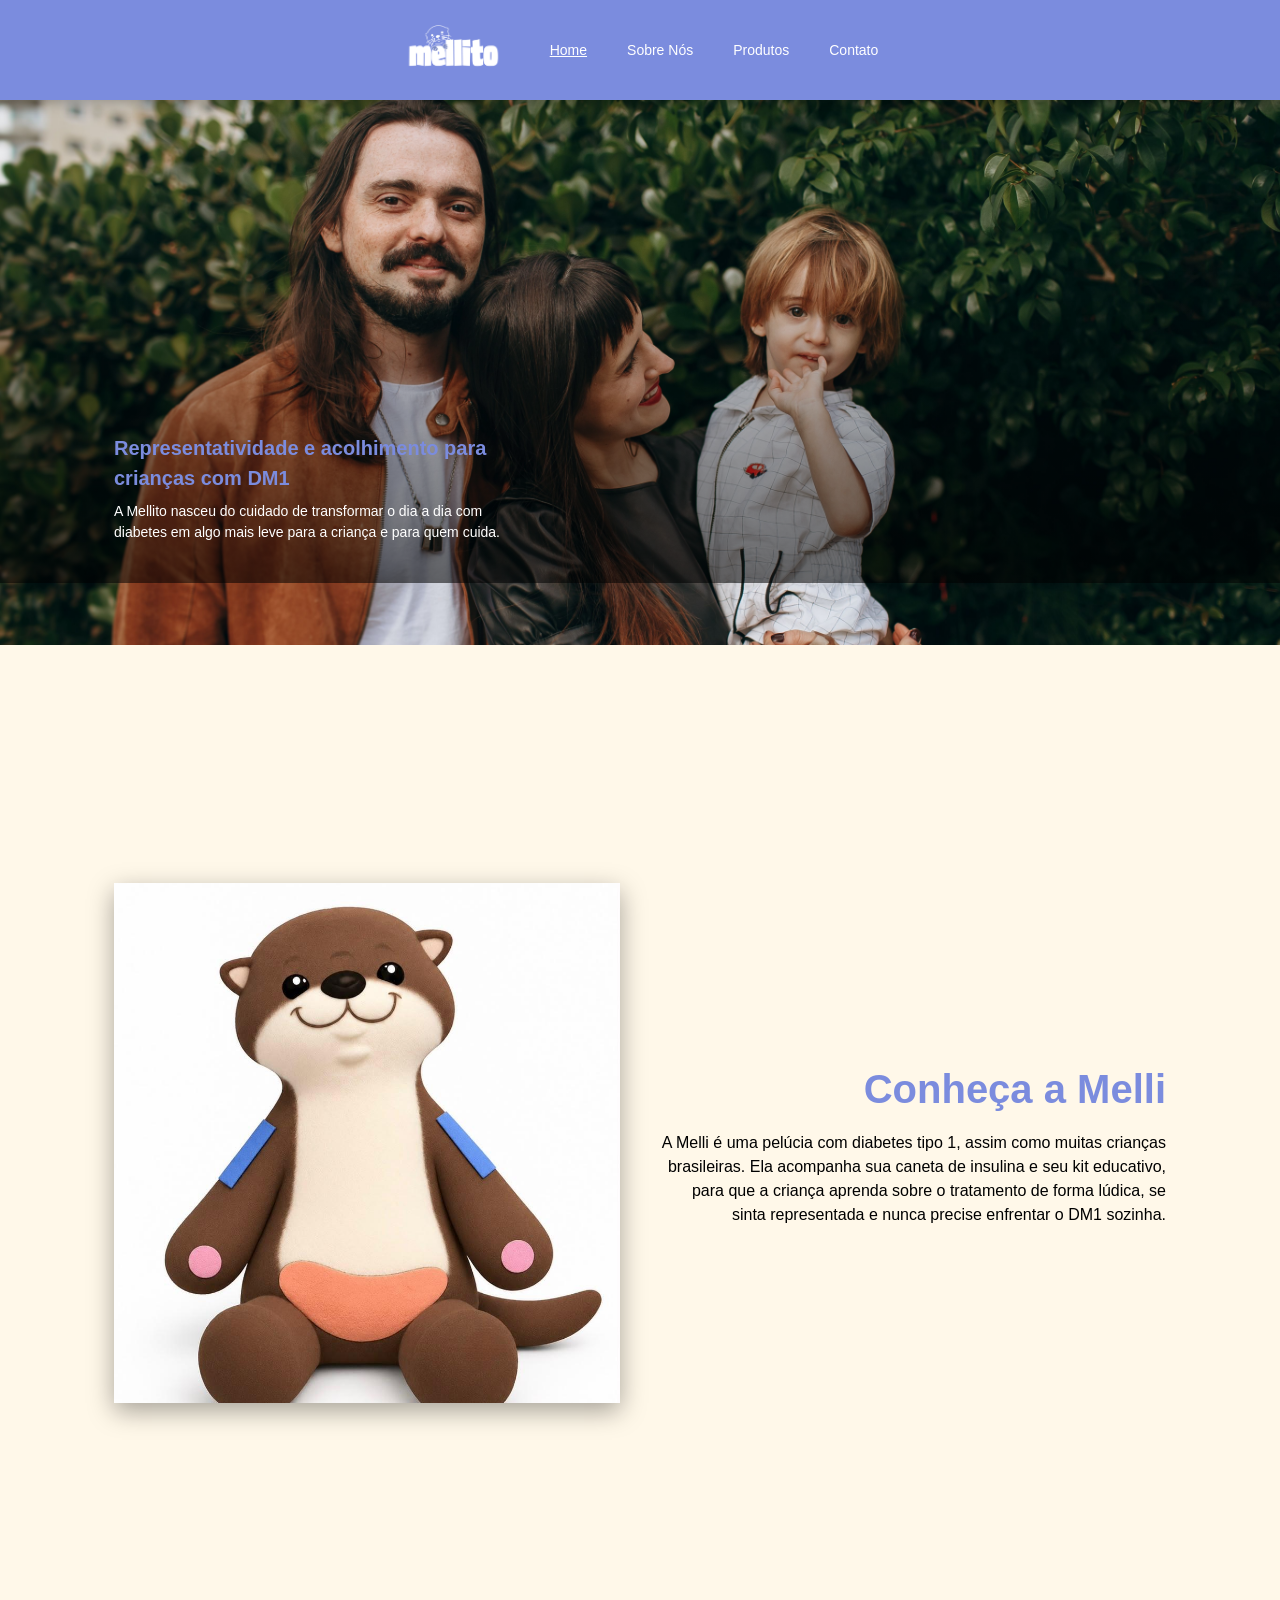
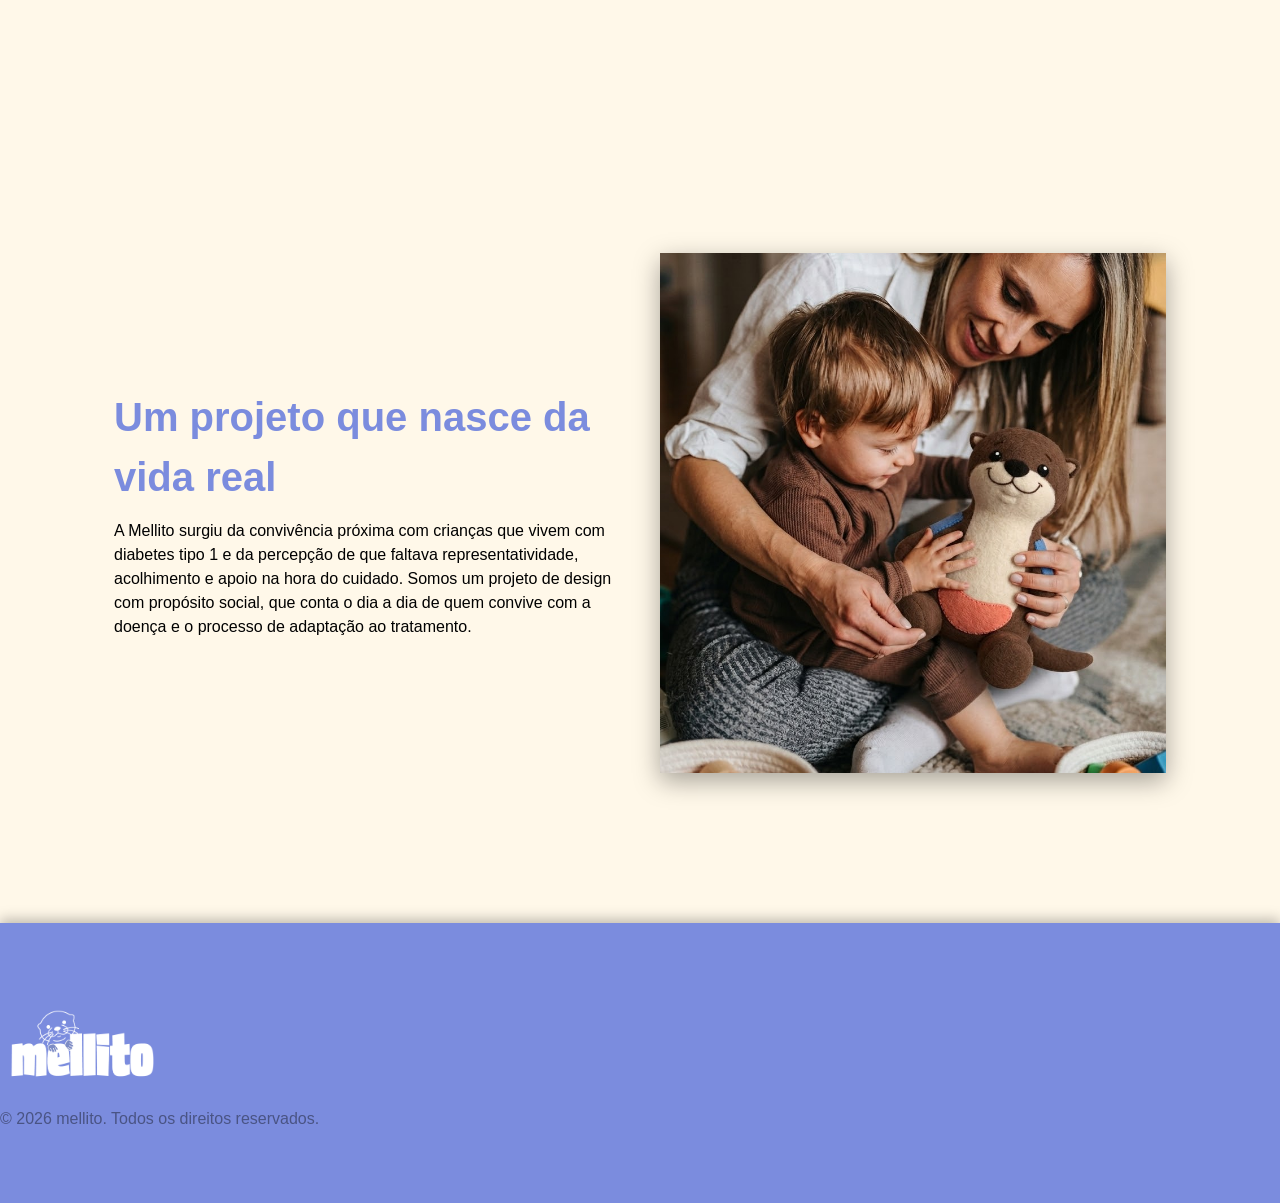
<file: index.html>
<!DOCTYPE html>
<html lang="pt-BR">

<head>
  <meta charset="UTF-8">
  <meta name="viewport" content="width=device-width, initial-scale=1">
  <title>Mellito | Home</title>
  <link rel="preconnect" href="https://fonts.googleapis.com">
  <link rel="preconnect" href="https://fonts.gstatic.com" crossorigin>
  <link href="https://fonts.googleapis.com/css2?family=Jost:ital,wght@0,100..900;1,100..900&display=swap"
    rel="stylesheet">
  <link rel="stylesheet" href="css/style.css">
</head>

<body>
  <!-- Cabeçalho -->
  <header class="cabecalho">
    <a class="cabecalho__logo" href="index.html"><img src="img/mellito logo.png" alt="Mellito"></a>
    <nav class="menu">
      <a class="menu__link menu__link--ativo" href="index.html">Home</a>
      <a class="menu__link" href="sobre-nos.html">Sobre Nós</a>
      <a class="menu__link" href="produtos.html">Produtos</a>
      <a class="menu__link" href="contato.html">Contato</a>
    </nav>
  </header>

  <main>
    <!-- Hero -->
    <section class="hero">
      <img class="hero__imagem" src="img/familia header.jpg" alt="">
      <div class="container hero__conteudo">
        <h1 class="hero__titulo">Representatividade e acolhimento para crianças com DM1</h1>
        <p class="hero__texto">A Mellito nasceu do cuidado de transformar o dia a dia com diabetes em algo mais leve
          para a criança e para quem cuida.</p>
      </div>
    </section>

    <!-- Conheça a Melli -->
    <section class="secao">
      <div class="container bloco bloco--direita">
        <img class="bloco__imagem" src="img/melli sentada.jpg" alt="Melli, personagem da Mellito">
        <div>
          <h2 class="bloco__titulo">Conheça a Melli</h2>
          <p class="bloco__texto">A Melli é uma pelúcia com diabetes tipo 1, assim como muitas crianças brasileiras. Ela
            acompanha sua caneta de insulina e seu kit educativo, para que a criança aprenda sobre o tratamento de forma
            lúdica, se sinta representada e nunca precise enfrentar o DM1 sozinha.</p>
        </div>
      </div>
    </section>



    <!-- Um projeto que nasce da vida real -->
    <section class="secao">
      <div class="container bloco">
        <div>
          <h2 class="bloco__titulo">Um projeto que nasce da vida real</h2>
          <p class="bloco__texto">A Mellito surgiu da convivência próxima com crianças que vivem com diabetes tipo 1 e
            da percepção de que faltava representatividade, acolhimento e apoio na hora do cuidado. Somos um projeto de
            design com propósito social, que conta o dia a dia de quem convive com a doença e o processo de adaptação ao
            tratamento.</p>
        </div>
        <img class="bloco__imagem" src="img/mae com crianca segurando melli.jpeg" alt="">
      </div>
    </section>
  </main>

  <!-- Rodapé -->
  <footer class="rodape">
    <a class="footer_logo" href="index.html"><img src="img/mellito logo.png" alt="Mellito"></a>
    <p>© 2026 mellito. Todos os direitos reservados.</p>
  </footer>

  <script src="js/carrossel.js"></script>
</body>

</html>
</file>
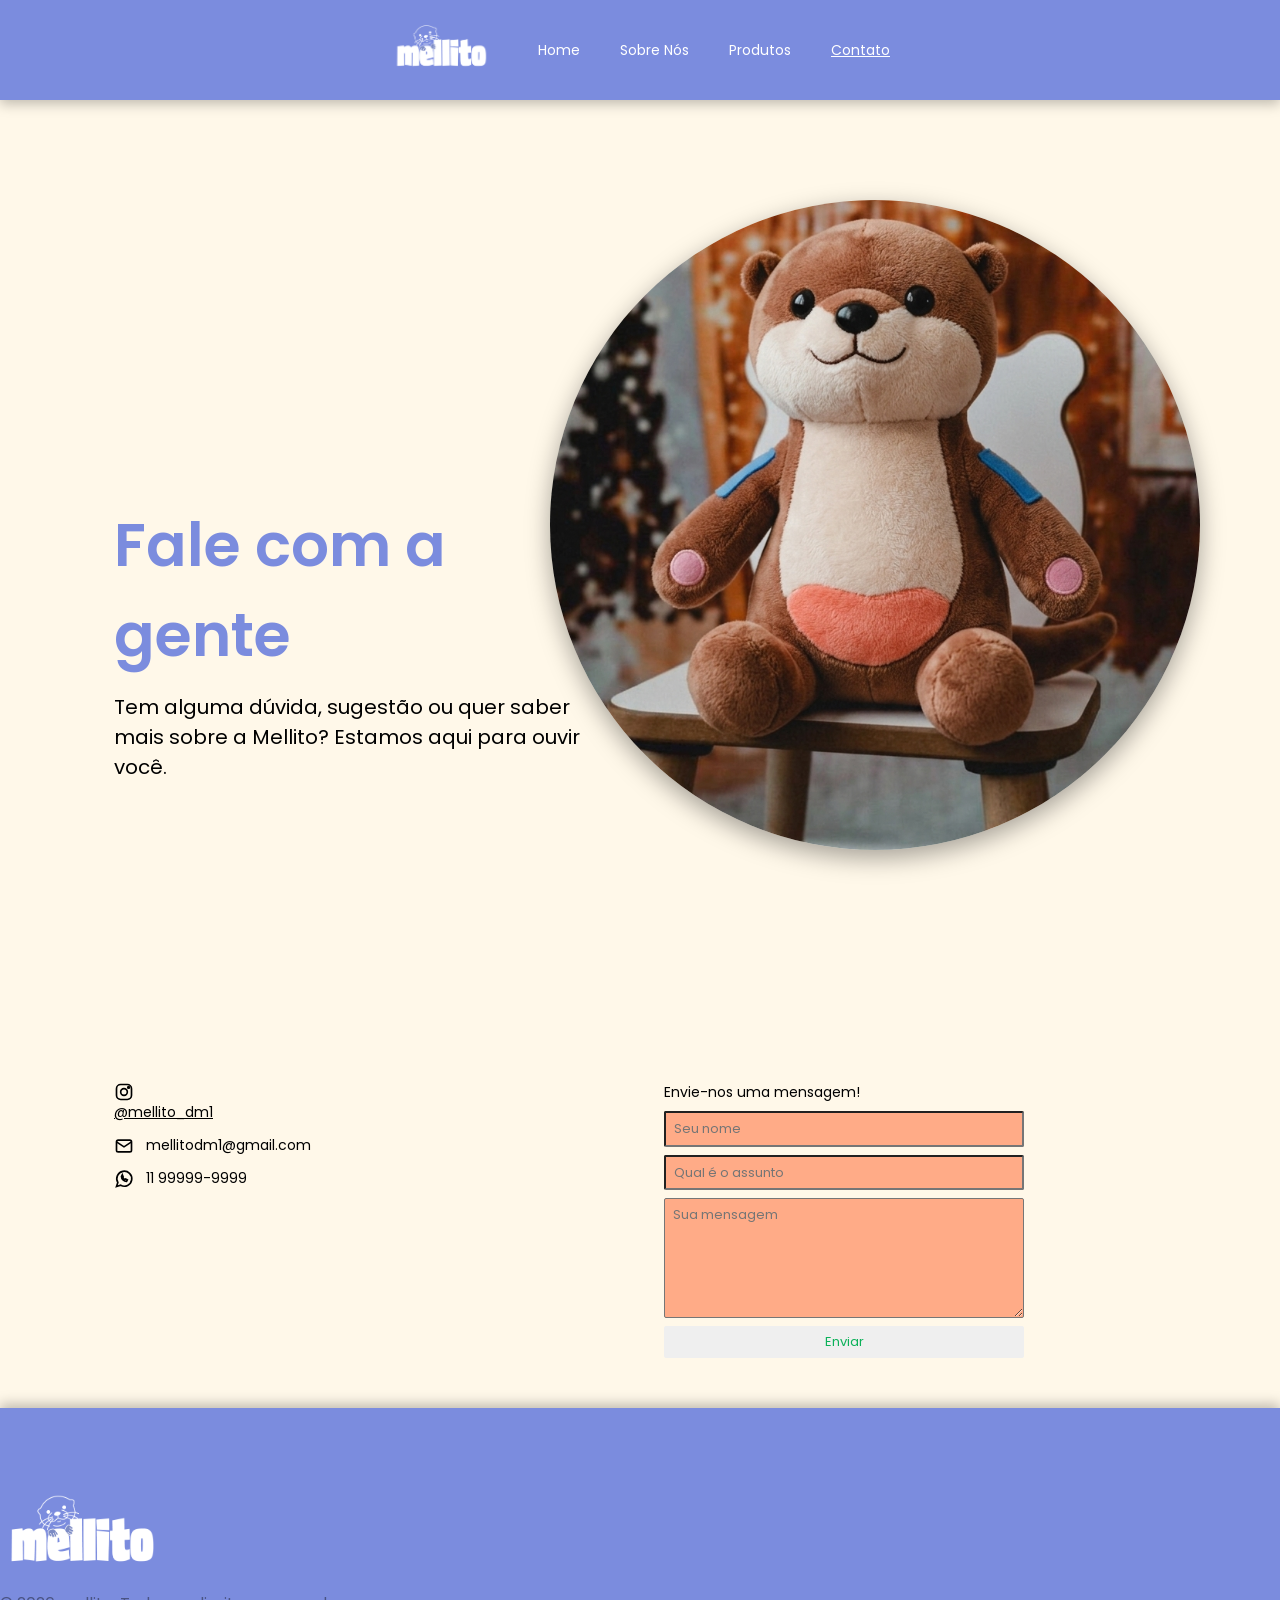
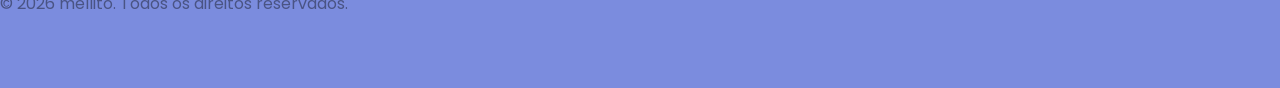
<file: contato.html>
<!DOCTYPE html>
<html lang="pt-BR">

<head>
  <meta charset="UTF-8">
  <meta name="viewport" content="width=device-width, initial-scale=1">
  <title>Mellito | Contato</title>
  <link rel="preconnect" href="https://fonts.googleapis.com">
  <link rel="preconnect" href="https://fonts.gstatic.com" crossorigin>
  <link href="https://fonts.googleapis.com/css2?family=Poppins:wght@400;600&display=swap" rel="stylesheet">
  <link rel="stylesheet" href="css/style.css">
</head>

<body>
  <!-- Cabeçalho -->
  <header class="cabecalho">
    <a class="cabecalho__logo" href="index.html"><img src="img/mellito logo.png" alt="Mellito"></a>
    <nav class="menu">
      <a class="menu__link" href="index.html">Home</a>
      <a class="menu__link" href="sobre-nos.html">Sobre Nós</a>
      <a class="menu__link" href="produtos.html">Produtos</a>
      <a class="menu__link menu__link--ativo" href="contato.html">Contato</a>
    </nav>
  </header>

  <main>
    <!-- Hero -->
    <section class="hero-circulo">
      <div class="container">
        <div class="hero-circulo__conteudo">
          <h1 class="hero-circulo__titulo">Fale com a gente</h1>
          <p class="hero-circulo__texto">Tem alguma dúvida, sugestão ou quer saber mais sobre a Mellito? Estamos aqui
            para ouvir você.</p>
        </div>
      </div>
      <img class="hero-circulo__imagem" src="img/melli na cadeira.jpg" alt="">
    </section>

    <!-- Contatos e formulário -->
    <section class="secao">
      <div class="container contato">
        <ul class="contato__lista">
          <li class="contato__item">
            <a
              href="https://www.instagram.com/mellito_dm1/?utm_source=ig_web_button_share_sheet"><img
                src="img/icons/instagram.svg" alt="">@mellito_dm1
            </a>
          </li>
          <li class="contato__item"><img src="img/icons/email.svg" alt="">mellitodm1@gmail.com</li>
          <li class="contato__item"><img src="img/icons/whatsapp.svg" alt="">11 99999-9999</li>
        </ul>

        <form class="formulario" action="#" method="post">
          <p class="formulario__titulo">Envie-nos uma mensagem!</p>
          <input class="formulario__campo" type="text" name="nome" placeholder="Seu nome" aria-label="Seu nome"
            required>
          <input class="formulario__campo" type="text" name="assunto" placeholder="Qual é o assunto"
            aria-label="Assunto" required>
          <textarea class="formulario__campo formulario__campo--mensagem" name="mensagem" placeholder="Sua mensagem"
            aria-label="Sua mensagem" required></textarea>
          <button class="formulario__botao" type="submit">Enviar</button>
        </form>
      </div>
    </section>
  </main>

  <!-- Rodapé -->
  <footer class="rodape">
    <a class="footer_logo" href="contato.html"><img src="img/mellito logo.png" alt="Mellito"></a>
    <p>© 2026 mellito. Todos os direitos reservados.</p>
  </footer>
</body>

</html>
</file>
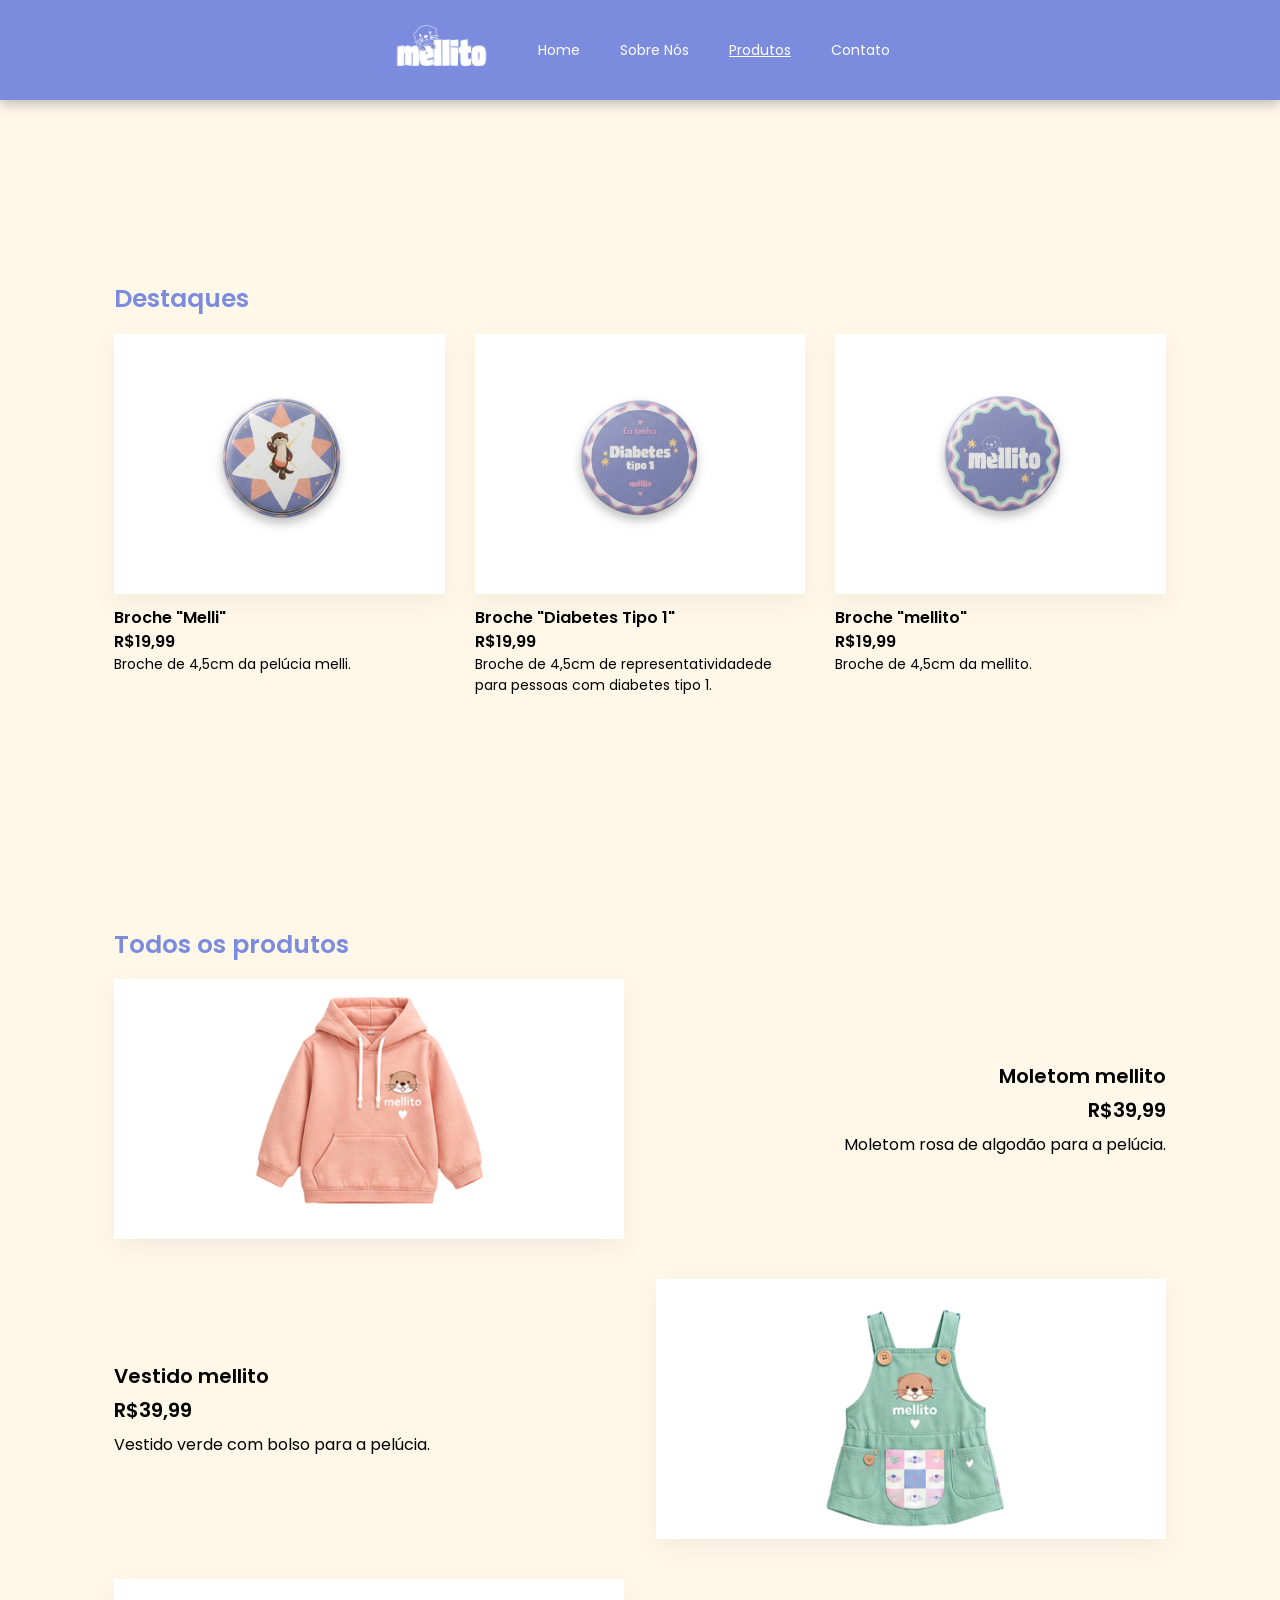
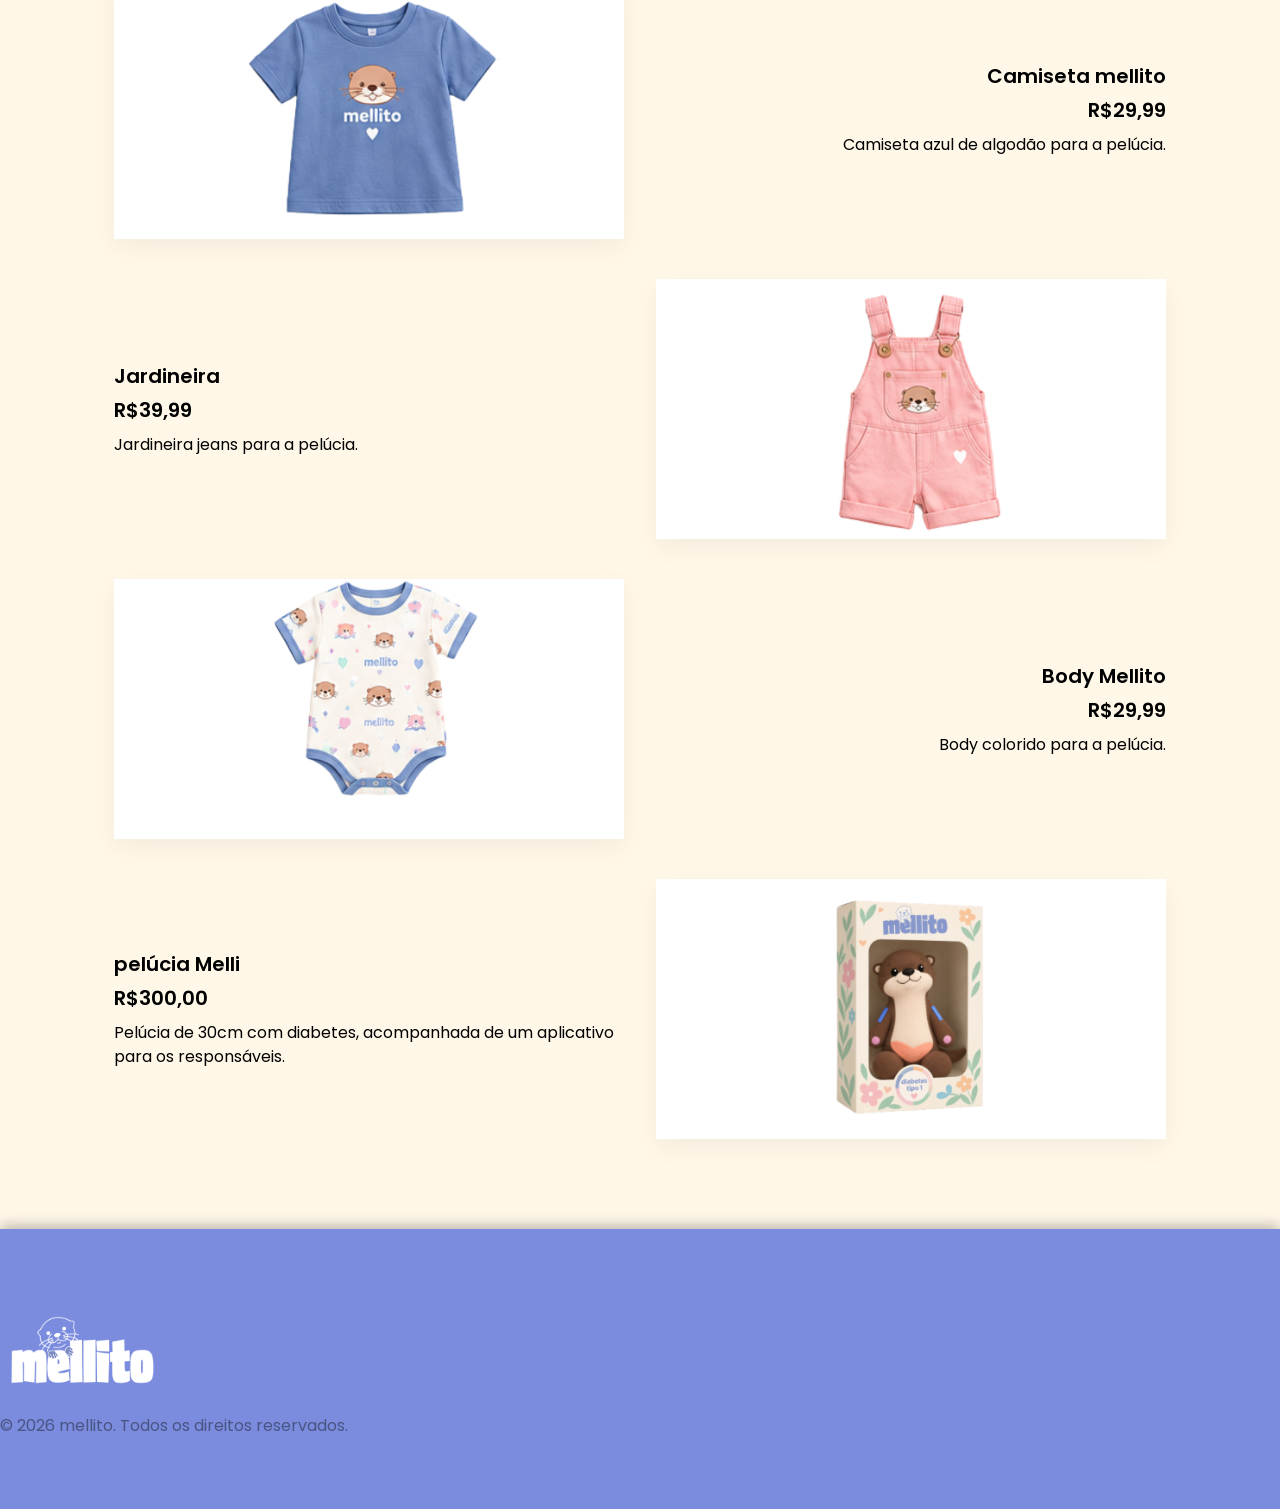
<file: produtos.html>
<!DOCTYPE html>
<html lang="pt-BR">
<head>
  <meta charset="UTF-8">
  <meta name="viewport" content="width=device-width, initial-scale=1">
  <title>Mellito | Produtos</title>
  <link rel="preconnect" href="https://fonts.googleapis.com">
  <link rel="preconnect" href="https://fonts.gstatic.com" crossorigin>
  <link href="https://fonts.googleapis.com/css2?family=Poppins:wght@400;600&display=swap" rel="stylesheet">
  <link rel="stylesheet" href="css/style.css">
</head>
<body>
  <!-- Cabeçalho -->
  <header class="cabecalho">
    <a class="cabecalho__logo" href="index.html"><img src="img/mellito logo.png" alt="Mellito"></a>
    <nav class="menu">
      <a class="menu__link" href="index.html">Home</a>
      <a class="menu__link" href="sobre-nos.html">Sobre Nós</a>
      <a class="menu__link menu__link--ativo" href="produtos.html">Produtos</a>
      <a class="menu__link" href="contato.html">Contato</a>
    </nav>
  </header>

  <main>
   

    <!-- Destaques -->
    <section class="secao">
      <div class="container">
        <h2 class="secao__titulo">Destaques</h2>
        <div class="cards">
          <article class="card">
            <img class="card__imagem" src="img/9.png" alt="">
            <h3 class="card__nome">Broche "Melli"</h3>
            <p class="card__preco">R$19,99</p>
            <p class="card__descricao">Broche de 4,5cm da pelúcia melli.</p>
          </article>
          <article class="card">
            <img class="card__imagem" src="img/8.png" alt="">
            <h3 class="card__nome">Broche "Diabetes Tipo 1"</h3>
            <p class="card__preco">R$19,99</p>
            <p class="card__descricao">Broche de 4,5cm de representatividadede para pessoas com diabetes tipo 1.</p>
          </article>
          <article class="card">
            <img class="card__imagem" src="img/7.png" alt="">
            <h3 class="card__nome">Broche "mellito"</h3>
            <p class="card__preco">R$19,99</p>
            <p class="card__descricao">Broche de 4,5cm da mellito.</p>
          </article>
          
        </div>
      </div>
    </section>

    <!-- Todos os produtos -->
    <section class="secao">
      <div class="container">
        <h2 class="secao__titulo">Todos os produtos</h2>
        <article class="produto">
          <img class="produto__imagem" src="img/1.png" alt="">
          <div class="produto__info">
            <h3 class="produto__nome">Moletom mellito</h3>
            <p class="produto__preco">R$39,99</p>
            <p class="produto__descricao">Moletom rosa de algodão para a pelúcia. </p>
          </div>
        </article>
        <article class="produto">
          <img class="produto__imagem" src="img/2.png" alt="">
          <div class="produto__info">
            <h3 class="produto__nome">Vestido mellito</h3>
            <p class="produto__preco">R$39,99</p>
            <p class="produto__descricao">Vestido verde com bolso para a pelúcia.</p>
          </div>
        </article>
        <article class="produto">
          <img class="produto__imagem" src="img/3.png" alt="">
          <div class="produto__info">
            <h3 class="produto__nome">Camiseta mellito</h3>
            <p class="produto__preco">R$29,99</p>
            <p class="produto__descricao">Camiseta azul de algodão para a pelúcia.</p>
          </div>
        </article>
        <article class="produto">
          <img class="produto__imagem" src="img/4.png" alt="">
          <div class="produto__info">
            <h3 class="produto__nome">Jardineira</h3>
            <p class="produto__preco">R$39,99</p>
            <p class="produto__descricao">Jardineira jeans para a pelúcia.</p>
          </div>
        </article>
        <article class="produto">
          <img class="produto__imagem" src="img/5.png" alt="">
          <div class="produto__info">
            <h3 class="produto__nome">Body Mellito</h3>
            <p class="produto__preco">R$29,99</p>
            <p class="produto__descricao">Body colorido para a pelúcia.</p>
          </div>
        </article>
        <article class="produto">
          <img class="produto__imagem" src="img/melli caixa.png" alt="">
          <div class="produto__info">
            <h3 class="produto__nome">pelúcia Melli</h3>
            <p class="produto__preco">R$300,00</p>
            <p class="produto__descricao">Pelúcia de 30cm com diabetes, acompanhada de um aplicativo para os responsáveis.</p>
          </div>
        </article>
      </div>
    </section>
  </main>

  <!-- Rodapé -->
  <footer class="rodape">
    <a class="footer_logo" href="produtos.html"><img src="img/mellito logo.png" alt="Mellito"></a>
     <p>© 2026 mellito. Todos os direitos reservados.</p>
  </footer>

  <script src="js/carrossel.js"></script>
</body>
</html>
</file>
<file: css/style.css>
/* ===== Variáveis ===== */
:root {
  header {
    position: relative;
    z-index: 10;
  }

  h1,
  h2 {
    color: #7b8cde
  }

  --cor-texto: #000;
  --cor-fundo: #fff8e9;

  --cor-cinza-claro: #7b8cde;
  --fonte: 'Poppins',
  sans-serif;
  --largura-max: 1100px;
  --espaco: 24px;
}

/* ===== Base ===== */
*,
*::before,
*::after {
  box-sizing: border-box;
}

body {
  margin: 0;
  font-family: var(--fonte);
  color: var(--cor-texto);
  background: var(--cor-fundo);
  line-height: 1.5;
}

img {
  display: block;
  max-width: 100%;
  background: var(--cor-cinza);
  /* cinza até a imagem ser inserida */
  object-fit: cover;
}

h1,
h2,
h3,
p {
  margin: 0;
}

a {
  color: inherit;
}

.container {
  width: 100%;
  max-width: var(--largura-max);
  margin: 0 auto;
  padding: 0 var(--espaco);
}

.secao {
  padding: 50px;
  padding-top: 300px;
}

/* ===== Cabeçalho ===== */
.cabecalho {
  display: flex;
  align-items: center;
  justify-content: center;
  gap: 48px;
  padding: 25px var(--espaco);
  background: var(--cor-cinza-claro);
  box-shadow: 0 4px 12px rgba(0, 0, 0, 0.25);
}

.cabecalho__logo img {
  width: 100px;
  height: 50px;
}

.menu {
  display: flex;
  gap: 40px;
}

.menu__link {
  text-decoration: none;
  font-size: 0.875rem;
  color: #fff;
}

.menu__link:hover,
.menu__link--ativo {
  text-decoration: underline;
}

/* ===== Rodapé ===== */
.rodape {
  height: 280px;
  background: var(--cor-cinza-claro);
  display: block;
  justify-content: center;
  align-content: center;
  justify-items: center;
  color: #4a5484;
  box-shadow: 0 -4px 12px rgba(0, 0, 0, 0.25);
}

/* ===== Carrossel ===== */
.carrossel {
  position: relative;
  width: 90%;
  max-width: 1200px;
  margin: 40px auto;
}

.carrossel__faixa {
  display: flex;
  overflow-x: auto;
  scroll-snap-type: x mandatory;
  scrollbar-width: none;
}

.carrossel__faixa::-webkit-scrollbar {
  display: none;
}

.carrossel__faixa img {
  flex: 0 0 100%;
  height: 600px;
  scroll-snap-align: start;
  border-radius: 20px;
  /* Opcional: deixa visualmente mais leve */
  overflow: hidden;
}

.carrossel__botao {
  position: absolute;
  top: 50%;
  transform: translateY(-50%);
  width: 32px;
  height: 32px;
  border: 0;
  border-radius: 50%;
  background: var(--cor-cinza-claro);
  font-size: 1.25rem;
  line-height: 1;
  cursor: pointer;
}

.carrossel__botao--anterior {
  left: 20px;
}

.carrossel__botao--proximo {
  right: 20px;
}

/* ===== Hero com imagem de fundo (Home) ===== */
.hero {
  position: relative;
  display: flex;
  align-items: flex-end;
  padding-top: 26%;
  min-height: 320px;
  color: #fff;
}

.hero__imagem {
  position: absolute;
  inset: 0;
  width: 100%;
  height: 545px;
}

.footer_logo {
  justify-content: center;
  max-width: 10rem;
  display: flex;
}

.hero::after {
  content: '';
  position: absolute;
  inset: 0;
  background: linear-gradient(to top, rgba(0, 0, 0, 0.55), transparent 70%);

}

.hero__conteudo {
  position: relative;
  z-index: 1;
  padding-bottom: 40px;
}

.hero__titulo {
  max-width: 420px;
  font-size: 1.25rem;
  font-weight: 600;
}

.hero__texto {
  max-width: 420px;
  margin-top: 8px;
  font-size: 0.875rem;
}

/* ===== Hero com círculo (Sobre Nós e Contato) ===== */

.hero-circulo__conteudo {
  position: relative;
  z-index: 1;
  max-width: 500px;
  padding-top: 400px;
  font-size: 40px;
}

.hero-circulo__titulo {
  font-size: 60px;
  font-weight: 600;
  margin: auto;
}

.hero-circulo__texto {
  margin-top: 12px;
  font-size: 20px;
}

.hero-circulo__imagem {
  position: absolute;
  top: 200px;
  right: 80px;
  width: 400px;
  height: 400px;
  object-fit: cover;
  border-radius: 50%;
  box-shadow: 0 8px 24px rgba(0, 0, 0, 0.35);
}

/* ===== Bloco imagem + texto ===== */
.bloco {
  display: grid;
  grid-template-columns: 1fr 1fr;
  align-items: center;
  gap: 40px;
  margin-bottom: 100px;
}

.bloco__imagem {
  width: 520px;
  height: 520px;
  box-shadow: 0 8px 24px rgba(0, 0, 0, 0.35);
}

.bloco__titulo {
  font-size: 40px;
  font-weight: 600;

}

.bloco__texto {
  margin-top: 12px;
}

.bloco--direita {
  text-align: right;
}


/* ===== Sobre Nós ===== */
.sobre__texto {
  max-width: 900px;
}

/* Área externa para centralizar o bloco na página */
.secao-historia {
  display: flex;
  justify-content: center;
  align-items: center;
  padding: 300px 20px;
  /* Dá respiro em cima, embaixo e nas laterais no celular */
}

/* O "quadrado" (card) que preenche o fundo do texto */
.historia-card {
  background-color: #F2B5CE;
  /* Cor de destaque suave (ajuste para a paleta da Mellito) */
  max-width: 1400px;
  /* Limita a largura para linhas mais curtas e confortáveis */
  width: 100%;
  padding: 200px 48px;
  /* Espaço interno entre a borda do quadrado e o texto */
  border-radius: 16px;
  /* Deixa os cantos levemente arredondados (use 0px se quiser reto) */
  box-shadow: 0 8px 24px rgba(0, 0, 0, 0.05);
  /* Sombra bem sutil para dar profundidade */
  display: flex;
  flex-direction: center;
  justify-content: center;
}

/* Melhorando a leitura do texto em si */
.historia-card p {
  font-size: 20px;
  /* Tamanho confortável (~18px) */
  line-height: 1.7;
  /* Aumenta o espaçamento entre as linhas para o texto respirar */
  color: #e01f70;
  margin: 0;
  /* Remove margens padrão que podem desalinhar o padding */
  text-align: center;
  /* Alinhamento à esquerda facilita a leitura (evite justificado) */
}


.pilares {
  display: grid;
  grid-template-columns: repeat(3, 1fr);
  gap: 32px;
  background-color: #B8FFD9;
  padding: 140px 140px;
  border-radius: 16px;
  box-shadow: 0 8px 24px rgba(0, 0, 0, 0.05);
  margin-top: -80px;
  margin-bottom: 100px;
}

.pilar__titulo {
  margin-bottom: 12px;
  font-size: 1.125rem;
  font-weight: 600;
  text-align: center;
}

.pilar__texto {
  font-size: 0.875rem;
  text-align: justify;
  color: #0cb159;
}

/* ===== Produtos ===== */
.secao__titulo {
  margin-bottom: 16px;
  font-size: 25px;
  font-weight: 600;
  margin-top: -120px;
}

.cards {
  display: grid;
  grid-template-columns: repeat(3, 1fr);
  gap: 30px;
}

.card__imagem {
  width: 100%;
  height: 260px;
  object-fit: cover;
  box-shadow: 0 8px 24px rgba(0, 0, 0, 0.05);
}

.card__nome {
  margin-top: 12px;
  font-size: 1rem;
  font-weight: 600;
}

.card__preco {
  font-size: 1rem;
  font-weight: 600;
}

.card__descricao {
  font-size: 0.875rem;
}

.produto {
  display: grid;
  grid-template-columns: 1fr 1fr;
  align-items: center;
  gap: 32px;
  margin-bottom: 40px;
}

.produto__imagem {
  width: 100%;
  height: 260px;
  box-shadow: 0 8px 24px rgba(0, 0, 0, 0.05);
}

.produto__nome {
  font-size: 1.25rem;
  font-weight: 600;
}

.produto__preco {
  margin: 4px 0 8px;
  font-size: 1.25rem;
  font-weight: 600;
}

/* Produtos ímpares: imagem à esquerda, texto à direita */
.produto:nth-of-type(odd) .produto__info {
  text-align: right;
}

/* Produtos pares: texto à esquerda, imagem à direita */
.produto:nth-of-type(even) .produto__imagem {
  order: 2;
}

/* ===== Contato ===== */
.contato {
  display: grid;
  grid-template-columns: 1fr 1fr;
  gap: 48px;
  align-items: start;
}

.contato__lista {
  display: flex;
  flex-direction: column;
  gap: 12px;
  margin: 0;
  padding: 0;
  list-style: none;
}

.contato__item {
  display: flex;
  align-items: center;
  gap: 12px;
  font-size: 0.875rem;
}

.contato__item img {
  width: 20px;
  height: 20px;
  background: none;
}

.formulario {
  display: flex;
  flex-direction: column;
  gap: 8px;
  max-width: 360px;
}

.formulario__titulo {
  font-size: 0.875rem;
}

.formulario__campo {
  padding: 6px 8px;
  border: 1px solid var(#e01f70);
  border-radius: 2px;
  background: #FFAB87;
  font: inherit;
  font-size: 0.8125rem;
}

.formulario__campo--mensagem {
  min-height: 120px;
  resize: vertical;
}

.formulario__botao {
  padding: 6px;
  border: 0;
  border-radius: 2px;
  color: #0cb159;
  font: inherit;
  font-size: 0.8125rem;
  cursor: pointer;
}

.hero-circulo__imagem {
  width: 650px;
  height: 650px;
  object-fit: cover;
}

/* ===== Responsivo ===== */
@media (max-width: 768px) {
  .cabecalho {
    gap: 16px;
  }

  .menu {
    gap: 16px;
  }

  .bloco,
  .produto,
  .contato,
  .pilares {
    grid-template-columns: 1fr;
  }

  .bloco--direita,
  .produto:nth-of-type(odd) .produto__info {
    text-align: left;
  }

  .produto:nth-of-type(even) .produto__imagem {
    order: 0;
  }

  .cards {
    grid-template-columns: repeat(2, 1fr);
  }

  .hero-circulo__imagem {
    width: 600px;
    height: 600px;
    top: -80px;
    right: -100px;
  }
}
</file>
